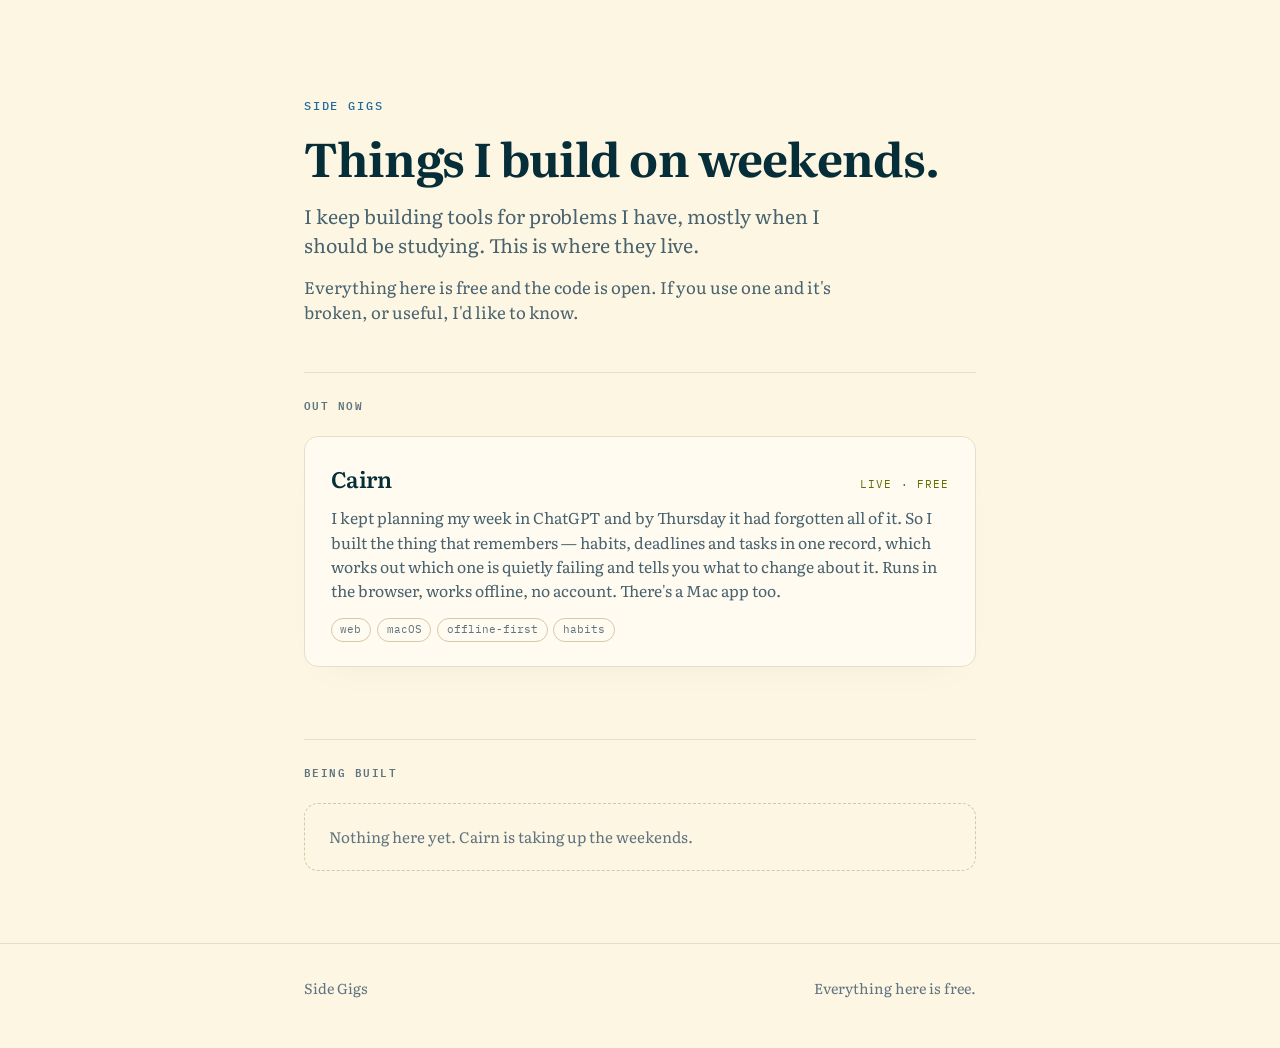
<file: index.html>
<!doctype html>
<html lang="en">
<head>
<meta charset="utf-8">
<meta name="viewport" content="width=device-width, initial-scale=1">
<title>Side Gigs — things I build on weekends</title>
<meta name="description" content="Things I build on weekends.">
<meta property="og:title" content="Side Gigs">
<meta property="og:description" content="Things I build on weekends.">
<meta name="theme-color" content="#FDF6E3" media="(prefers-color-scheme: light)">
<meta name="theme-color" content="#002B36" media="(prefers-color-scheme: dark)">
<link rel="icon" href="data:image/svg+xml,<svg xmlns='http://www.w3.org/2000/svg' viewBox='0 0 32 32'><rect width='32' height='32' rx='7' fill='%23FDF6E3'/><circle cx='16' cy='16' r='7' fill='none' stroke='%231F6A9E' stroke-width='3'/></svg>">
<link rel="preconnect" href="https://fonts.googleapis.com">
<link rel="preconnect" href="https://fonts.gstatic.com" crossorigin>
<link rel="stylesheet" href="https://fonts.googleapis.com/css2?family=IBM+Plex+Mono:wght@400;500;600&family=Literata:opsz,wght@7..72,400;7..72,500;7..72,600;7..72,700&display=swap">
<style>
  /* Same system as the projects themselves: Solarized paper, inks derived to
     clear their WCAG ratios, Literata for prose and Plex Mono for machinery.
     Different accent so this reads as the shelf, not one of the things on it. */
  :root{
    --paper:#FDF6E3; --card:#FFFBF0; --rule:#E5DEC9; --rule-2:#D3C9A8;
    --ink:#062E38; --text:#48626E; --dim:#5F7480;
    --accent:#1F6A9E; --accent-lit:#268BD2; --good:#5F6E00;
    --shadow:rgba(150,138,108,.20);
  }
  @media (prefers-color-scheme:dark){:root:not([data-theme="light"]){
    --paper:#002B36; --card:#073642; --rule:#0D4655; --rule-2:#165F73;
    --ink:#F2ECDA; --text:#A7B4B4; --dim:#8A9A9C;
    --accent:#54AEE8; --accent-lit:#268BD2; --good:#A6BC1F;
    --shadow:rgba(0,0,0,.4);
  }}
  :root[data-theme="dark"]{
    --paper:#002B36; --card:#073642; --rule:#0D4655; --rule-2:#165F73;
    --ink:#F2ECDA; --text:#A7B4B4; --dim:#8A9A9C;
    --accent:#54AEE8; --accent-lit:#268BD2; --good:#A6BC1F;
    --shadow:rgba(0,0,0,.4);
  }

  *,*::before,*::after{box-sizing:border-box}
  body{margin:0;background:var(--paper);color:var(--text);
    font-family:Literata,Georgia,"Times New Roman",serif;font-size:1.09rem;line-height:1.62;
    font-optical-sizing:auto;-webkit-font-smoothing:antialiased}
  .wrap{max-width:46rem;margin:0 auto;padding:0 clamp(1.15rem,5vw,2rem)}
  h1,h2,h3{color:var(--ink);margin:0;letter-spacing:-.018em;text-wrap:balance}
  p{margin:0}
  a{color:var(--accent);text-underline-offset:3px;text-decoration-thickness:1px}
  a:focus-visible{outline:2px solid var(--accent);outline-offset:3px;border-radius:4px}
  .mono{font-family:"IBM Plex Mono",ui-monospace,Menlo,monospace}

  header{padding:clamp(3.5rem,10vw,6rem) 0 clamp(2rem,5vw,3rem)}
  .eyebrow{font-family:"IBM Plex Mono",monospace;font-size:.76rem;font-weight:500;
    letter-spacing:.15em;text-transform:uppercase;color:var(--accent);margin-bottom:1rem}
  h1{font-size:clamp(2rem,6vw,2.9rem);line-height:1.08;font-weight:700}
  .intro{margin-top:1.2rem;font-size:1.22rem;line-height:1.5;max-width:34rem}
  .intro b{color:var(--ink);font-weight:600}

  section{padding:0 0 clamp(3rem,7vw,4.5rem)}
  .label{font-family:"IBM Plex Mono",monospace;font-size:.7rem;font-weight:600;
    letter-spacing:.13em;text-transform:uppercase;color:var(--dim);
    padding-top:1.4rem;border-top:1px solid var(--rule);display:block;margin-bottom:1.4rem}

  .project{display:block;text-decoration:none;color:inherit;
    background:var(--card);border:1px solid var(--rule);border-radius:14px;
    padding:1.5rem 1.6rem;box-shadow:0 16px 34px -28px var(--shadow);
    transition:border-color .15s ease, transform .15s ease}
  .project:hover{border-color:var(--accent-lit);transform:translateY(-2px)}
  @media (prefers-reduced-motion:reduce){.project{transition:none}.project:hover{transform:none}}
  .project + .project{margin-top:1rem}
  .p-top{display:flex;align-items:baseline;justify-content:space-between;gap:1rem;flex-wrap:wrap}
  .project h2{font-size:1.4rem;font-weight:600}
  .status{font-family:"IBM Plex Mono",monospace;font-size:.7rem;letter-spacing:.1em;
    text-transform:uppercase;color:var(--good)}
  .status.wip{color:var(--dim)}
  .project p{margin-top:.55rem;font-size:.98rem;line-height:1.55}
  .tags{margin-top:.9rem;display:flex;flex-wrap:wrap;gap:.35rem}
  .tag{font-family:"IBM Plex Mono",monospace;font-size:.68rem;color:var(--dim);
    border:1px solid var(--rule-2);border-radius:99px;padding:.15rem .55rem}

  .soon{border:1px dashed var(--rule-2);border-radius:14px;padding:1.3rem 1.5rem;
    color:var(--dim);font-size:.95rem}

  footer{border-top:1px solid var(--rule);padding:2rem 0 3rem;font-size:.9rem;color:var(--dim)}
  .foot-in{display:flex;flex-wrap:wrap;gap:.5rem 1.5rem;justify-content:space-between}
</style>
</head>
<body>

<div class="wrap">
  <header>
    <p class="eyebrow">Side Gigs</p>
    <h1>Things I build on weekends.</h1>
    <p class="intro">I keep building tools for problems I have, mostly when I should be studying. This is where they live.</p>
    <p class="intro" style="font-size:1.05rem;margin-top:.9rem">Everything here is free and the code is open. If you use one and it's broken, or useful, I'd like to know.</p>
  </header>

  <section>
    <span class="label">Out now</span>

    <a class="project" href="https://sidegigsdev.github.io/cairn/">
      <div class="p-top">
        <h2>Cairn</h2>
        <span class="status">Live · free</span>
      </div>
      <p>I kept planning my week in ChatGPT and by Thursday it had forgotten all of it. So I built the thing that remembers — habits, deadlines and tasks in one record, which works out which one is quietly failing and tells you what to change about it. Runs in the browser, works offline, no account. There's a Mac app too.</p>
      <div class="tags">
        <span class="tag">web</span><span class="tag">macOS</span>
        <span class="tag">offline-first</span><span class="tag">habits</span>
      </div>
    </a>
  </section>

  <section>
    <span class="label">Being built</span>
    <div class="soon">Nothing here yet. Cairn is taking up the weekends.</div>
  </section>
</div>

<footer>
  <div class="wrap foot-in">
    <span>Side Gigs</span>
    <span>Everything here is free.</span>
  </div>
</footer>
<script>
// Page analytics. Loads only once a real beacon token is set, so the site
// isn't shipping a dead script tag in the meantime.
(function () {
  var token = "REPLACE_WITH_CLOUDFLARE_TOKEN";
  if (token.indexOf("REPLACE_") === 0) return;
  var s = document.createElement("script");
  s.defer = true;
  s.src = "https://static.cloudflareinsights.com/beacon.min.js";
  s.setAttribute("data-cf-beacon", JSON.stringify({ token: token }));
  document.head.appendChild(s);
})();
</script>
</body>
</html>
</file>
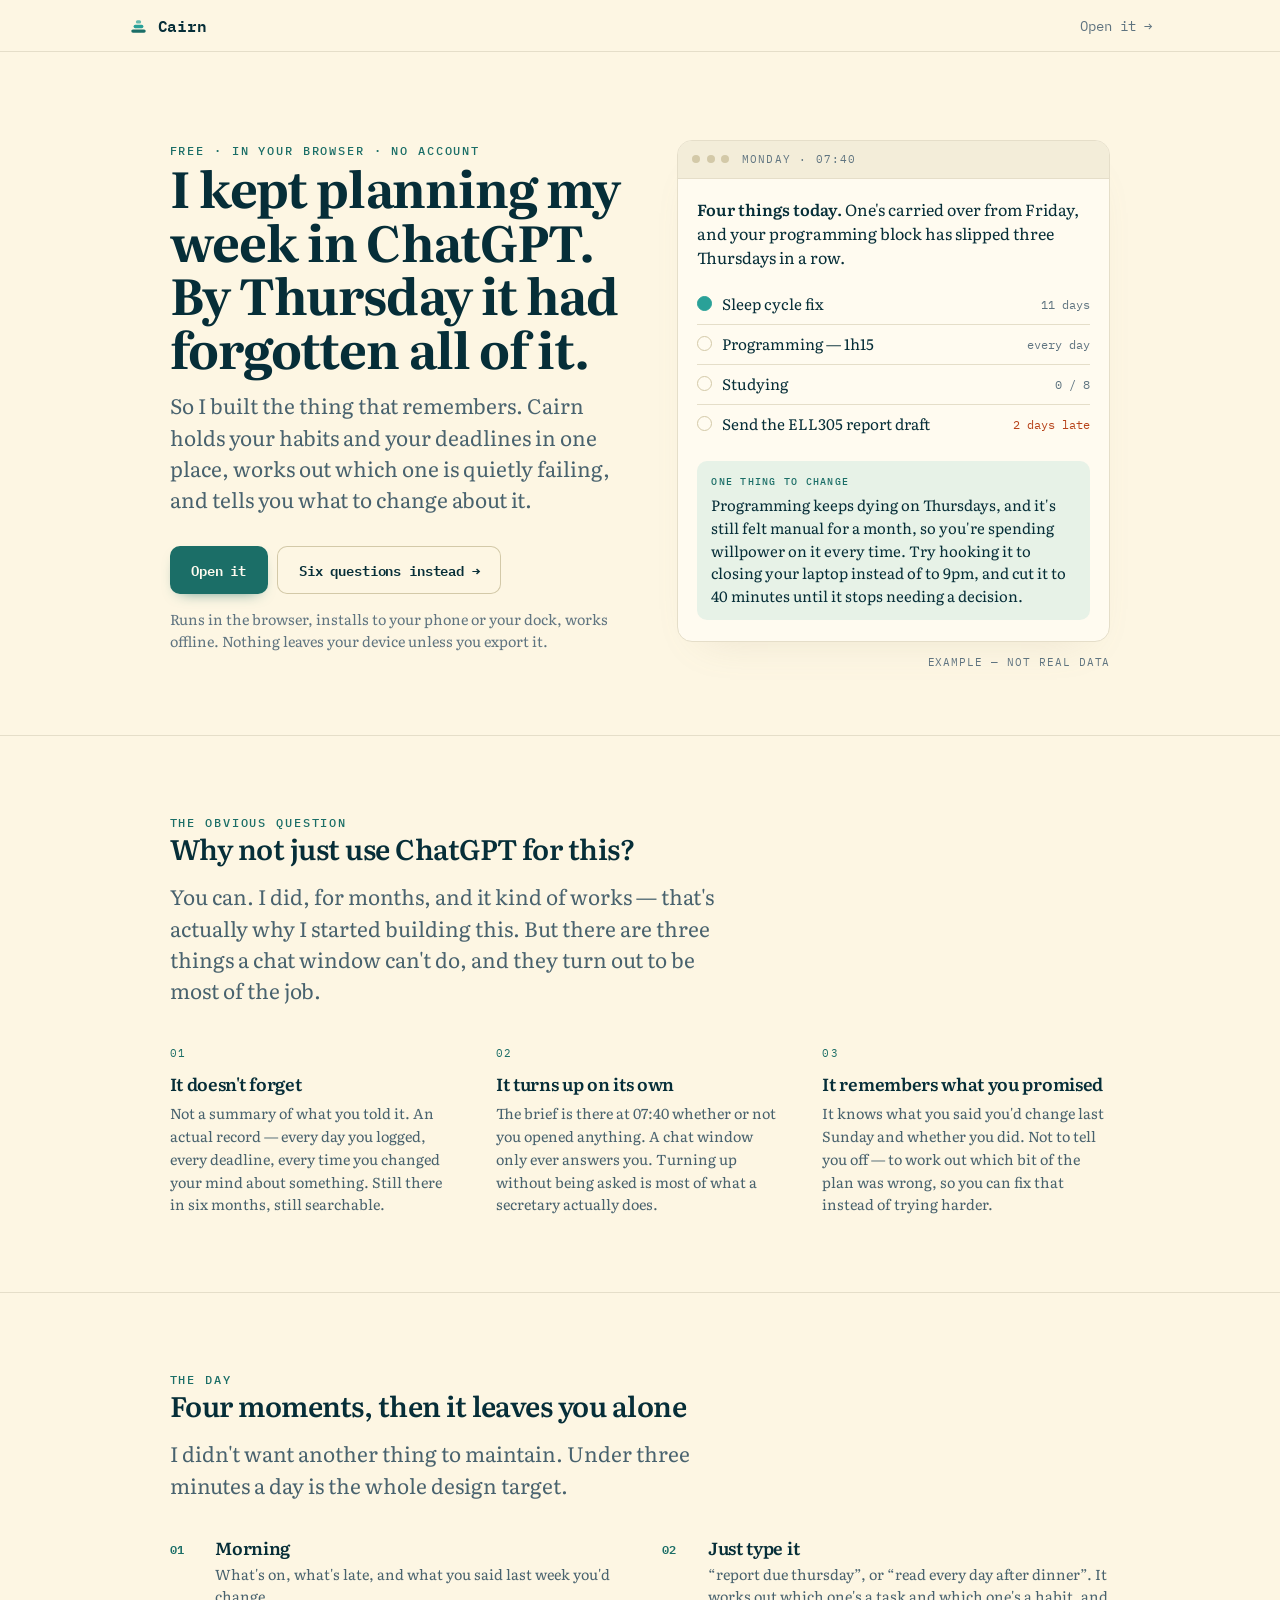
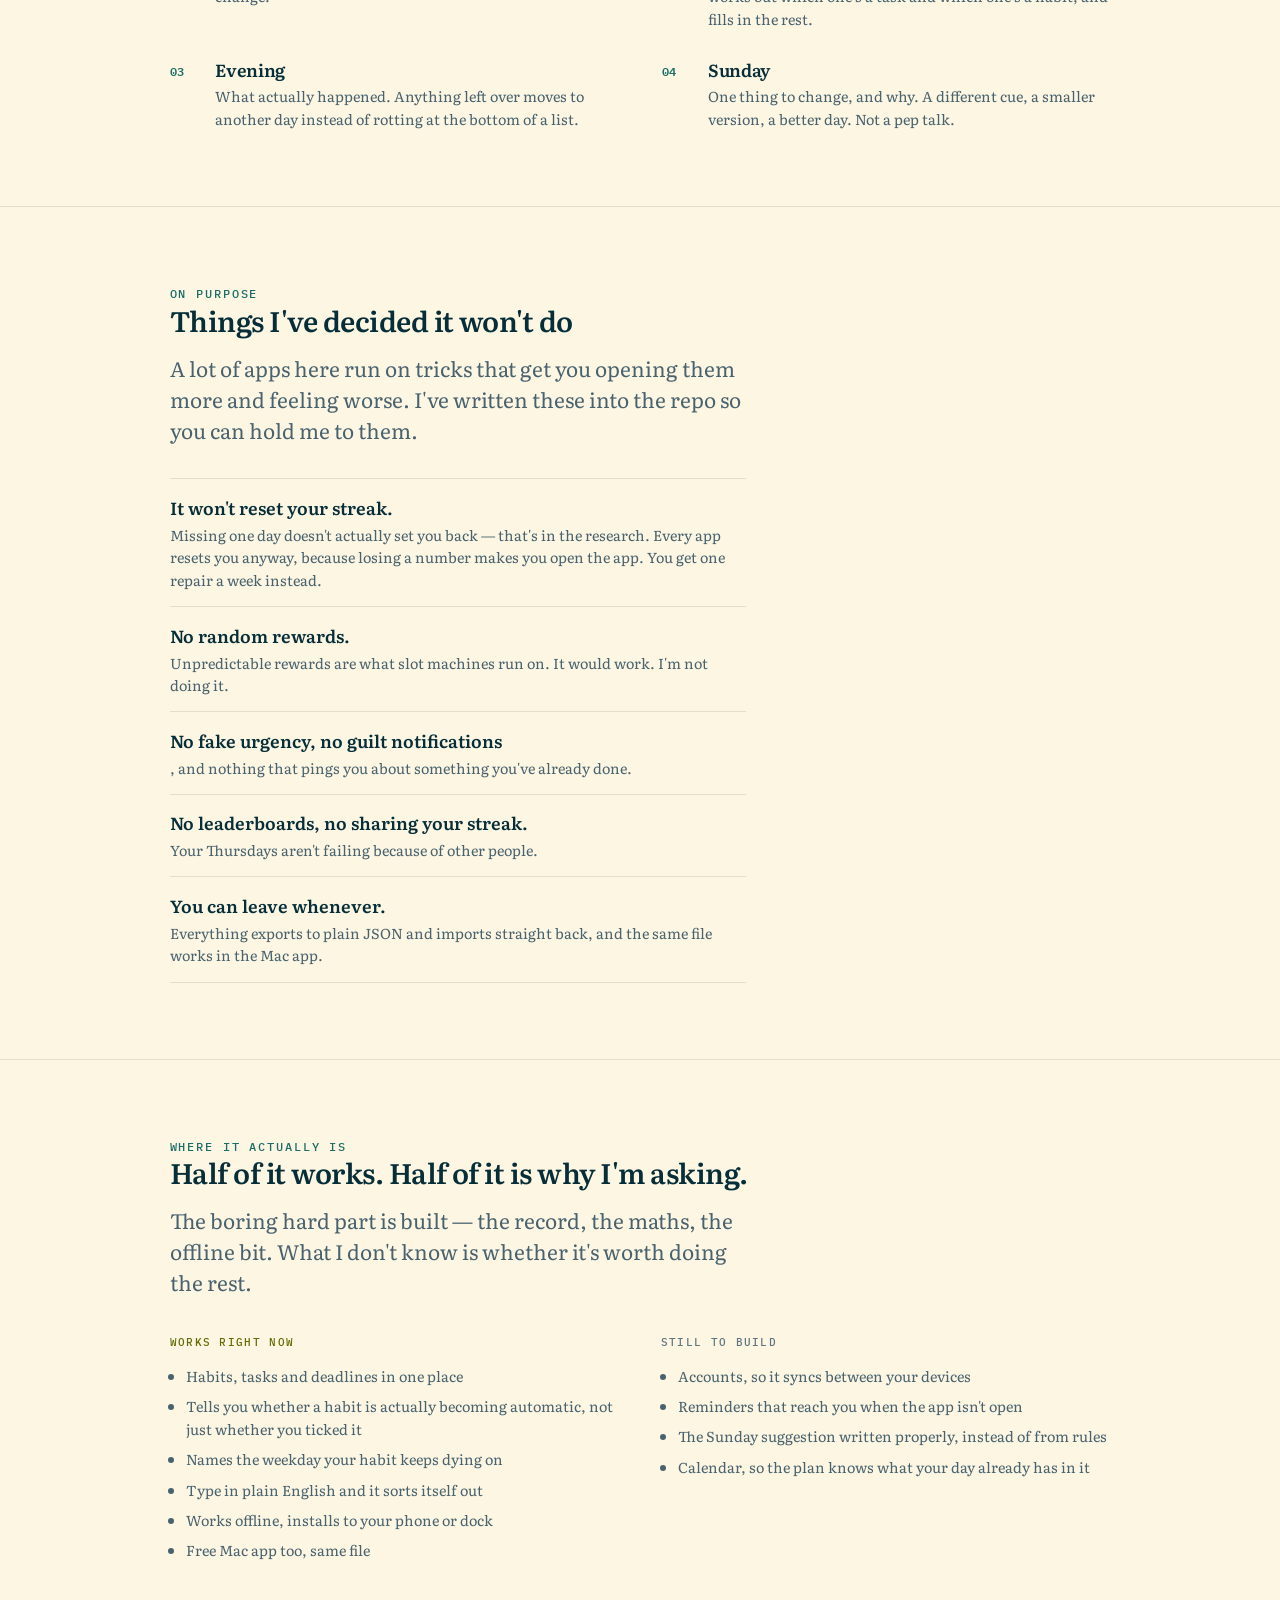
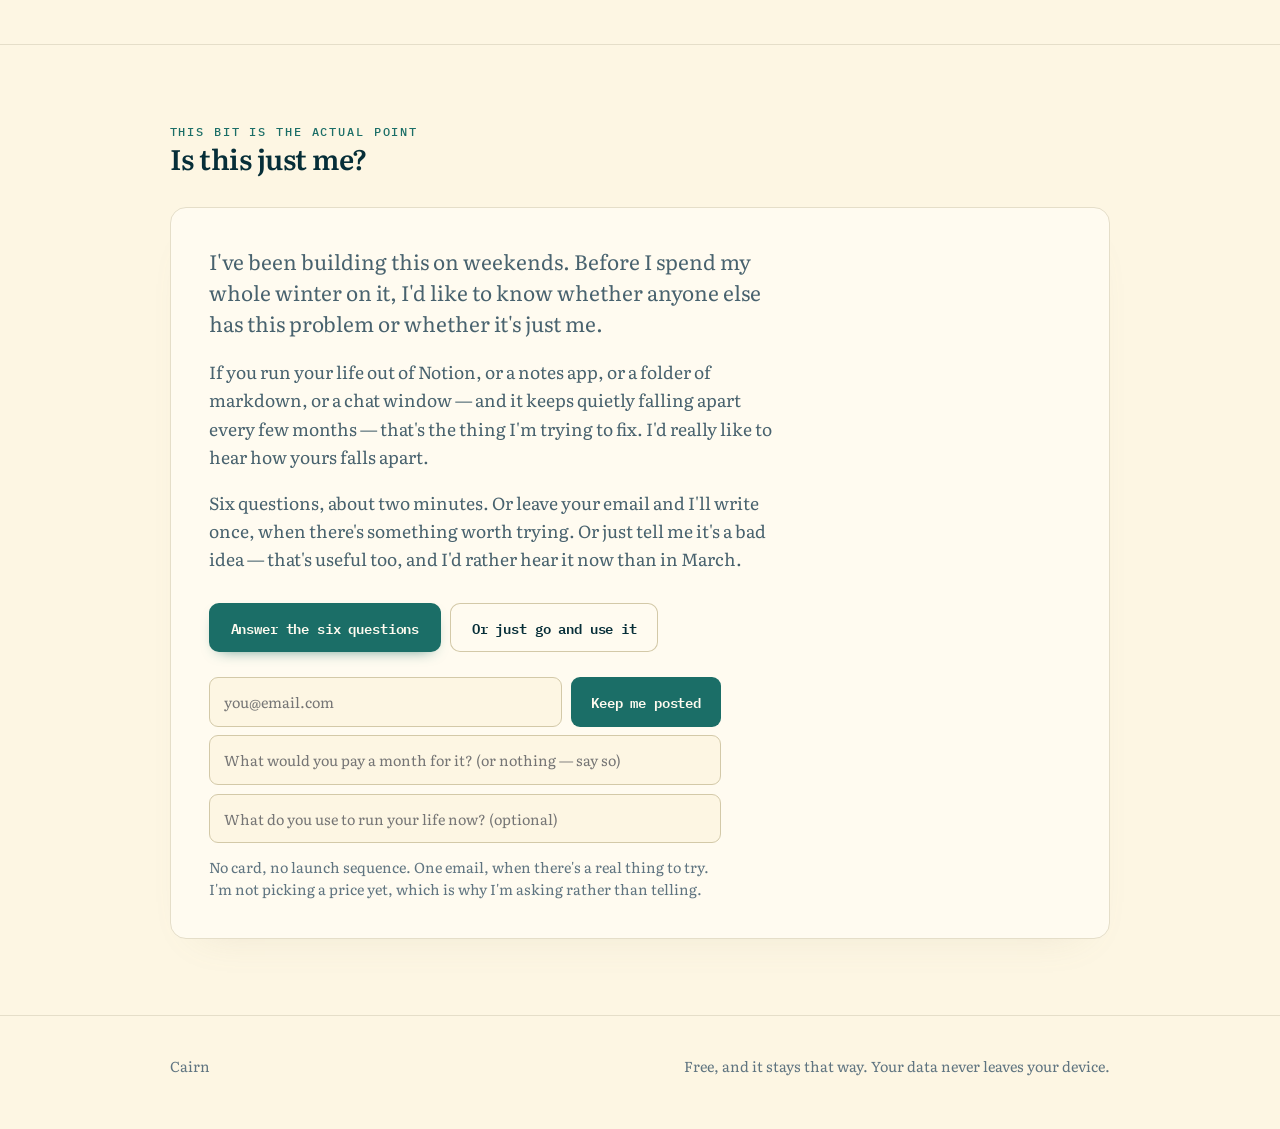
<file: cairn/index.html>
<!doctype html>
<html lang="en">
<head>
<meta charset="utf-8">
<meta name="viewport" content="width=device-width, initial-scale=1">
<title>Cairn — the secretary that remembers</title>
<meta name="description" content="I kept planning my week in ChatGPT and by Thursday it had forgotten all of it. So I built the thing that remembers.">
<meta property="og:title" content="Cairn — the secretary that remembers">
<meta property="og:description" content="I kept planning my week in ChatGPT and by Thursday it had forgotten all of it. So I built the thing that remembers.">
<meta property="og:type" content="website">
<meta name="theme-color" content="#FDF6E3" media="(prefers-color-scheme: light)">
<meta name="theme-color" content="#002B36" media="(prefers-color-scheme: dark)">
<link rel="icon" href="data:image/svg+xml,<svg xmlns='http://www.w3.org/2000/svg' viewBox='0 0 32 32'><rect width='32' height='32' rx='7' fill='%23FDF6E3'/><rect x='6' y='22' width='20' height='5' rx='2.5' fill='%231B6E67'/><rect x='9' y='15' width='14' height='5' rx='2.5' fill='%231F7A73'/><rect x='12' y='8' width='8' height='5' rx='2.5' fill='%232AA198'/></svg>">
<link rel="preconnect" href="https://fonts.googleapis.com">
<link rel="preconnect" href="https://fonts.gstatic.com" crossorigin>
<link rel="stylesheet" href="https://fonts.googleapis.com/css2?family=IBM+Plex+Mono:wght@400;500;600&family=Literata:opsz,wght@7..72,400;7..72,500;7..72,600;7..72,700&display=swap">

<style>
  /* ------------------------------------------------------------------
     COLOUR — Solarized. Schoonover built it around fixed CIELAB
     relationships between its members, which is why the accents sit
     together without one jumping out. The inks below aren't picked by
     eye: each is the softest value that still clears its WCAG ratio on
     this paper — 7:1 for body text, 4.6:1 for secondary, 4.5:1 for the
     accent when it's used as text. Same derivation as the Mac app.

     TYPE — Literata for anything you read. TypeTogether drew it for
     Google Play Books off screen-reading research, and it has a real
     optical-size axis, so the small sizes aren't the big ones shrunk.
     IBM Plex Mono for labels, counts and anything that changes.
     One rule: prose is Literata, machinery is Plex Mono.
     ------------------------------------------------------------------ */
  :root {
    --paper:#FDF6E3; --card:#FFFBF0; --sunk:#F3EDD9;
    --rule:#E5DEC9; --rule-2:#D3C9A8;
    --ink:#062E38; --text:#48626E; --dim:#5F7480;
    --accent:#1B6E67; --accent-lit:#2AA198;
    --warn:#B7431A; --good:#5F6E00;
    --shadow:rgba(150,138,108,.20);

    --measure:36rem;
    --f-xs:.78rem; --f-sm:.9rem; --f-base:1.09rem; --f-lg:1.3rem;
    --f-xl:1.75rem; --f-3xl:3.1rem;
  }
  @media (prefers-color-scheme:dark){:root:not([data-theme="light"]){
    --paper:#002B36; --card:#073642; --sunk:#05303C;
    --rule:#0D4655; --rule-2:#165F73;
    --ink:#F2ECDA; --text:#A7B4B4; --dim:#8A9A9C;
    --accent:#49C2B8; --accent-lit:#2AA198;
    --warn:#E8743C; --good:#A6BC1F;
    --shadow:rgba(0,0,0,.4);
  }}
  :root[data-theme="dark"]{
    --paper:#002B36; --card:#073642; --sunk:#05303C;
    --rule:#0D4655; --rule-2:#165F73;
    --ink:#F2ECDA; --text:#A7B4B4; --dim:#8A9A9C;
    --accent:#49C2B8; --accent-lit:#2AA198;
    --warn:#E8743C; --good:#A6BC1F;
    --shadow:rgba(0,0,0,.4);
  }

  *,*::before,*::after{box-sizing:border-box}
  html{scroll-behavior:smooth}
  @media (prefers-reduced-motion:reduce){html{scroll-behavior:auto}}

  body{
    margin:0; background:var(--paper); color:var(--text);
    font-family:Literata,Georgia,"Times New Roman",serif;
    font-size:var(--f-base); line-height:1.62;
    font-optical-sizing:auto; -webkit-font-smoothing:antialiased;
  }
  .wrap{max-width:64rem;margin:0 auto;padding:0 clamp(1.15rem,4.5vw,2.6rem)}

  h1,h2,h3{color:var(--ink);margin:0;text-wrap:balance;letter-spacing:-.018em}
  h1{font-size:clamp(1.95rem,4.6vw,var(--f-3xl));line-height:1.08;font-weight:700;max-width:17ch}
  h2{font-size:clamp(1.5rem,3.2vw,var(--f-xl));line-height:1.18;font-weight:600}
  h3{font-size:var(--f-base);font-weight:600;line-height:1.35}
  p{margin:0}
  a{color:var(--accent);text-underline-offset:3px;text-decoration-thickness:1px}
  a:focus-visible,button:focus-visible,input:focus-visible,select:focus-visible{
    outline:2px solid var(--accent);outline-offset:3px;border-radius:4px}

  .mono{font-family:"IBM Plex Mono",ui-monospace,Menlo,monospace}
  .eyebrow{font-family:"IBM Plex Mono",ui-monospace,monospace;
    font-size:var(--f-xs);font-weight:500;letter-spacing:.15em;
    text-transform:uppercase;color:var(--accent);margin:0}
  .lede{font-size:var(--f-lg);line-height:1.5;margin-top:1rem;max-width:var(--measure)}
  .lede b,strong{color:var(--ink);font-weight:600}

  nav{border-bottom:1px solid var(--rule);position:sticky;top:0;z-index:10;
      background:color-mix(in srgb,var(--paper) 93%,transparent);
      backdrop-filter:saturate(150%) blur(10px)}
  .nav-in{display:flex;align-items:center;justify-content:space-between;gap:1rem;padding:.8rem 0}
  .brand{display:flex;align-items:center;gap:.55rem;font-family:"IBM Plex Mono",monospace;
         font-weight:600;font-size:.98rem;color:var(--ink);text-decoration:none;letter-spacing:-.02em}
  .nav-link{font-family:"IBM Plex Mono",monospace;font-size:var(--f-sm);
            text-decoration:none;color:var(--dim)}
  .nav-link:hover{color:var(--ink)}

  header.hero{padding:clamp(3rem,8vw,5.5rem) 0 clamp(2.5rem,6vw,4rem)}
  .hero-grid{display:grid;gap:clamp(2.2rem,5vw,3.5rem);align-items:start}
  @media (min-width:920px){.hero-grid{grid-template-columns:1.02fr .98fr}}

  .cta-row{display:flex;flex-wrap:wrap;gap:.6rem;margin-top:1.9rem}
  .cta{font-family:"IBM Plex Mono",monospace;font-weight:600;font-size:var(--f-sm);
       padding:.8rem 1.35rem;border-radius:10px;background:var(--accent);color:#FFFBF0;
       text-decoration:none;letter-spacing:-.01em;display:inline-block;
       box-shadow:0 6px 16px -10px var(--accent)}
  .cta:hover{filter:brightness(1.09)}
  .cta.ghost{background:transparent;color:var(--ink);box-shadow:inset 0 0 0 1px var(--rule-2)}
  .small-print{font-size:var(--f-sm);color:var(--dim);margin-top:.85rem;line-height:1.5}

  .brief{background:var(--card);border:1px solid var(--rule);border-radius:15px;
         box-shadow:0 20px 42px -26px var(--shadow);overflow:hidden}
  .brief-bar{display:flex;align-items:center;gap:.4rem;padding:.6rem .9rem;
             border-bottom:1px solid var(--rule);background:var(--sunk)}
  .dot{width:8px;height:8px;border-radius:50%;background:var(--rule-2)}
  .brief-title{font-family:"IBM Plex Mono",monospace;font-size:.68rem;letter-spacing:.11em;
               text-transform:uppercase;color:var(--dim);margin-left:.4rem}
  .brief-body{padding:1.15rem 1.2rem 1.3rem}
  .brief-lead{color:var(--ink);font-size:1rem;line-height:1.5;margin-bottom:1rem}
  .line{display:flex;align-items:flex-start;gap:.65rem;padding:.45rem 0;
        border-top:1px solid var(--rule);font-size:.95rem}
  .line:first-of-type{border-top:0}
  .tick{width:15px;height:15px;border-radius:50%;border:1.8px solid var(--rule-2);
        flex:0 0 auto;margin-top:.24rem}
  .tick.on{background:var(--accent-lit);border-color:var(--accent-lit)}
  .line .what{color:var(--ink);flex:1}
  .line .when{font-family:"IBM Plex Mono",monospace;font-size:.73rem;color:var(--dim);
              white-space:nowrap;margin-top:.22rem;font-variant-numeric:tabular-nums}
  .line .when.late{color:var(--warn)}
  .brief-note{margin-top:1.05rem;padding:.8rem .9rem;border-radius:10px;
              background:color-mix(in srgb,var(--accent-lit) 11%,transparent);
              font-size:.93rem;line-height:1.52;color:var(--ink)}
  .brief-note .mono{font-size:.65rem;letter-spacing:.12em;text-transform:uppercase;
                    color:var(--accent);display:block;margin-bottom:.3rem;font-weight:500}
  .mock-tag{font-family:"IBM Plex Mono",monospace;font-size:.66rem;letter-spacing:.09em;
            text-transform:uppercase;color:var(--dim);margin-top:.75rem;text-align:right}

  section{padding:clamp(3rem,6.5vw,4.75rem) 0;border-top:1px solid var(--rule)}

  .three{display:grid;gap:1.9rem;margin-top:2.4rem}
  @media (min-width:840px){.three{grid-template-columns:repeat(3,1fr);gap:2.4rem}}
  .three h3{margin-bottom:.45rem}
  .three p{font-size:var(--f-sm);line-height:1.58}
  .three .n{font-family:"IBM Plex Mono",monospace;font-size:.68rem;letter-spacing:.12em;
            color:var(--accent);display:block;margin-bottom:.6rem}

  .steps{margin-top:2.2rem;display:grid;gap:1.5rem}
  @media (min-width:760px){.steps{grid-template-columns:repeat(2,1fr);gap:1.7rem 2.8rem}}
  .step{display:grid;grid-template-columns:1.85rem 1fr;gap:0 1rem;align-items:start}
  .step .n{font-family:"IBM Plex Mono",monospace;font-size:.75rem;font-weight:600;
           color:var(--accent);padding-top:.22rem;font-variant-numeric:tabular-nums}
  .step p{font-size:var(--f-sm);line-height:1.58;margin-top:.2rem}

  .refuse{margin:2rem 0 0;padding:0;list-style:none;max-width:var(--measure)}
  .refuse li{padding:.9rem 0;border-bottom:1px solid var(--rule);font-size:var(--f-sm);line-height:1.58}
  .refuse li:first-child{border-top:1px solid var(--rule)}
  .refuse b{color:var(--ink);font-weight:600;display:block;margin-bottom:.15rem;font-size:var(--f-base)}

  .split{display:grid;gap:1.8rem;margin-top:2.2rem}
  @media (min-width:760px){.split{grid-template-columns:1fr 1fr;gap:2.6rem}}
  .split .mono{font-size:.68rem;letter-spacing:.12em;text-transform:uppercase;
               display:block;margin-bottom:.8rem;font-weight:500}
  .split ul{margin:0;padding-left:1.05rem;font-size:var(--f-sm);line-height:1.6}
  .split li{margin-bottom:.45rem}
  .live .mono{color:var(--good)} .soon .mono{color:var(--dim)}

  .ask{background:var(--card);border:1px solid var(--rule);border-radius:16px;
       padding:clamp(1.5rem,4vw,2.4rem);margin-top:2rem;
       box-shadow:0 20px 42px -30px var(--shadow)}
  .ask p{max-width:var(--measure)}
  .signup{margin-top:1.6rem;max-width:32rem}
  .field-row{display:flex;flex-wrap:wrap;gap:.55rem}
  input[type=email],select,input[type=text]{
    font:inherit;font-family:Literata,Georgia,serif;font-size:var(--f-sm);
    padding:.75rem .85rem;border-radius:9px;
    border:1px solid var(--rule-2);background:var(--paper);color:var(--ink);min-width:0}
  input[type=email]{flex:1 1 14rem}
  select,input[type=text]{width:100%;margin-top:.55rem}
  button{font:inherit;font-family:"IBM Plex Mono",monospace;font-weight:600;font-size:var(--f-sm);
    padding:.75rem 1.25rem;border-radius:9px;border:0;cursor:pointer;
    background:var(--accent);color:#FFFBF0;letter-spacing:-.01em}
  button:hover{filter:brightness(1.09)}
  .status{margin-top:.85rem;font-size:var(--f-sm);color:var(--good);display:none}
  .status.err{color:var(--warn)}
  .status.show{display:block}

  footer{border-top:1px solid var(--rule);padding:2.4rem 0 3.2rem;
         font-size:var(--f-sm);color:var(--dim)}
  .foot-in{display:flex;flex-wrap:wrap;gap:.6rem 1.6rem;justify-content:space-between}
</style>
</head>
<body>

<nav>
  <div class="wrap nav-in">
    <a class="brand" href="#top">
      <svg width="21" height="21" viewBox="0 0 32 32" aria-hidden="true">
        <rect x="5" y="22" width="22" height="5" rx="2.5" fill="var(--accent)"></rect>
        <rect x="8.5" y="15" width="15" height="5" rx="2.5" fill="var(--accent-lit)"></rect>
        <rect x="12" y="8" width="8" height="5" rx="2.5" fill="var(--accent-lit)" opacity=".72"></rect>
      </svg>
      Cairn
    </a>
    <a class="nav-link" href="app/">Open it →</a>
  </div>
</nav>

<header class="hero" id="top">
  <div class="wrap hero-grid">
    <div>
      <p class="eyebrow">Free · in your browser · no account</p>
      <h1>I kept planning my week in ChatGPT. By Thursday it had forgotten all of it.</h1>
      <p class="lede">So I built the thing that remembers. Cairn holds your habits and your deadlines in one place, works out which one is quietly failing, and tells you what to change about it.</p>

      <div class="cta-row">
        <a class="cta" href="app/">Open it</a>
        <a class="cta ghost" href="survey/">Six questions instead →</a>
      </div>
      <p class="small-print">Runs in the browser, installs to your phone or your dock, works offline. Nothing leaves your device unless you export it.</p>
    </div>

    <div>
      <div class="brief">
        <div class="brief-bar">
          <span class="dot"></span><span class="dot"></span><span class="dot"></span>
          <span class="brief-title">Monday · 07:40</span>
        </div>
        <div class="brief-body">
          <p class="brief-lead"><strong>Four things today.</strong> One's carried over from Friday, and your programming block has slipped three Thursdays in a row.</p>

          <div class="line"><span class="tick on"></span><span class="what">Sleep cycle fix</span><span class="when">11 days</span></div>
          <div class="line"><span class="tick"></span><span class="what">Programming — 1h15</span><span class="when">every day</span></div>
          <div class="line"><span class="tick"></span><span class="what">Studying</span><span class="when">0 / 8</span></div>
          <div class="line"><span class="tick"></span><span class="what">Send the ELL305 report draft</span><span class="when late">2 days late</span></div>

          <div class="brief-note">
            <span class="mono">One thing to change</span>
            Programming keeps dying on Thursdays, and it's still felt manual for a month, so you're spending willpower on it every time. Try hooking it to closing your laptop instead of to 9pm, and cut it to 40 minutes until it stops needing a decision.
          </div>
        </div>
      </div>
      <p class="mock-tag">Example — not real data</p>
    </div>
  </div>
</header>

<section id="why">
  <div class="wrap">
    <p class="eyebrow">The obvious question</p>
    <h2>Why not just use ChatGPT for this?</h2>
    <p class="lede">You can. I did, for months, and it kind of works — that's actually why I started building this. But there are three things a chat window can't do, and they turn out to be most of the job.</p>

    <div class="three">
      <div>
        <span class="n">01</span>
        <h3>It doesn't forget</h3>
        <p>Not a summary of what you told it. An actual record — every day you logged, every deadline, every time you changed your mind about something. Still there in six months, still searchable.</p>
      </div>
      <div>
        <span class="n">02</span>
        <h3>It turns up on its own</h3>
        <p>The brief is there at 07:40 whether or not you opened anything. A chat window only ever answers you. Turning up without being asked is most of what a secretary actually does.</p>
      </div>
      <div>
        <span class="n">03</span>
        <h3>It remembers what you promised</h3>
        <p>It knows what you said you'd change last Sunday and whether you did. Not to tell you off — to work out which bit of the plan was wrong, so you can fix that instead of trying harder.</p>
      </div>
    </div>
  </div>
</section>

<section id="day">
  <div class="wrap">
    <p class="eyebrow">The day</p>
    <h2>Four moments, then it leaves you alone</h2>
    <p class="lede">I didn't want another thing to maintain. Under three minutes a day is the whole design target.</p>

    <div class="steps">
      <div class="step"><span class="n">01</span>
        <div><h3>Morning</h3><p>What's on, what's late, and what you said last week you'd change.</p></div>
      </div>
      <div class="step"><span class="n">02</span>
        <div><h3>Just type it</h3><p>“report due thursday”, or “read every day after dinner”. It works out which one's a task and which one's a habit, and fills in the rest.</p></div>
      </div>
      <div class="step"><span class="n">03</span>
        <div><h3>Evening</h3><p>What actually happened. Anything left over moves to another day instead of rotting at the bottom of a list.</p></div>
      </div>
      <div class="step"><span class="n">04</span>
        <div><h3>Sunday</h3><p>One thing to change, and why. A different cue, a smaller version, a better day. Not a pep talk.</p></div>
      </div>
    </div>
  </div>
</section>

<section id="wont">
  <div class="wrap">
    <p class="eyebrow">On purpose</p>
    <h2>Things I've decided it won't do</h2>
    <p class="lede">A lot of apps here run on tricks that get you opening them more and feeling worse. I've written these into the repo so you can hold me to them.</p>

    <ul class="refuse">
      <li><b>It won't reset your streak.</b> Missing one day doesn't actually set you back — that's in the research. Every app resets you anyway, because losing a number makes you open the app. You get one repair a week instead.</li>
      <li><b>No random rewards.</b> Unpredictable rewards are what slot machines run on. It would work. I'm not doing it.</li>
      <li><b>No fake urgency, no guilt notifications</b>, and nothing that pings you about something you've already done.</li>
      <li><b>No leaderboards, no sharing your streak.</b> Your Thursdays aren't failing because of other people.</li>
      <li><b>You can leave whenever.</b> Everything exports to plain JSON and imports straight back, and the same file works in the Mac app.</li>
    </ul>
  </div>
</section>

<section id="where">
  <div class="wrap">
    <p class="eyebrow">Where it actually is</p>
    <h2>Half of it works. Half of it is why I'm asking.</h2>
    <p class="lede">The boring hard part is built — the record, the maths, the offline bit. What I don't know is whether it's worth doing the rest.</p>

    <div class="split">
      <div class="live">
        <span class="mono">Works right now</span>
        <ul>
          <li>Habits, tasks and deadlines in one place</li>
          <li>Tells you whether a habit is actually becoming automatic, not just whether you ticked it</li>
          <li>Names the weekday your habit keeps dying on</li>
          <li>Type in plain English and it sorts itself out</li>
          <li>Works offline, installs to your phone or dock</li>
          <li>Free Mac app too, same file</li>
        </ul>
      </div>
      <div class="soon">
        <span class="mono">Still to build</span>
        <ul>
          <li>Accounts, so it syncs between your devices</li>
          <li>Reminders that reach you when the app isn't open</li>
          <li>The Sunday suggestion written properly, instead of from rules</li>
          <li>Calendar, so the plan knows what your day already has in it</li>
        </ul>
      </div>
    </div>
  </div>
</section>

<section id="ask">
  <div class="wrap">
    <p class="eyebrow">This bit is the actual point</p>
    <h2>Is this just me?</h2>

    <div class="ask">
      <p class="lede" style="margin-top:0">I've been building this on weekends. Before I spend my whole winter on it, I'd like to know whether anyone else has this problem or whether it's just me.</p>
      <p style="margin-top:1.1rem">If you run your life out of Notion, or a notes app, or a folder of markdown, or a chat window — and it keeps quietly falling apart every few months — that's the thing I'm trying to fix. I'd really like to hear how yours falls apart.</p>
      <p style="margin-top:1.1rem">Six questions, about two minutes. Or leave your email and I'll write once, when there's something worth trying. Or just tell me it's a bad idea — that's useful too, and I'd rather hear it now than in March.</p>

      <div class="cta-row">
        <a class="cta" href="survey/">Answer the six questions</a>
        <a class="cta ghost" href="app/">Or just go and use it</a>
      </div>

      <form class="signup" id="reserve-form">
        <div class="field-row">
          <input type="email" name="email" required placeholder="you@email.com" aria-label="Email address">
          <button type="submit">Keep me posted</button>
        </div>
        <input type="text" name="would_pay"
               placeholder="What would you pay a month for it? (or nothing — say so)"
               aria-label="What would you pay a month">
        <input type="text" name="current_system" placeholder="What do you use to run your life now? (optional)" aria-label="What do you use now">
        <p class="small-print">No card, no launch sequence. One email, when there's a real thing to try. I'm not picking a price yet, which is why I'm asking rather than telling.</p>
        <p class="status" id="status" role="status"></p>
      </form>
    </div>
  </div>
</section>

<footer>
  <div class="wrap foot-in">
    <span>Cairn</span>
    <span>Free, and it stays that way. Your data never leaves your device.</span>
  </div>
</footer>

<script>
const FORM_ENDPOINT = "https://formspree.io/f/mbgjzrdd";


function wire(formId, statusId) {
  const form = document.getElementById(formId);
  const status = document.getElementById(statusId);
  if (!form) return;

  form.addEventListener("submit", async (event) => {
    event.preventDefault();
    const data = new FormData(form);
    const email = (data.get("email") || "").toString().trim();

    const say = (message, isError) => {
      status.textContent = message;
      status.classList.toggle("err", !!isError);
      status.classList.add("show");
    };

    try {
      const response = await fetch(FORM_ENDPOINT, {
        method: "POST", headers: { Accept: "application/json" }, body: data,
      });
      if (!response.ok) throw new Error(String(response.status));
      form.reset();
      say("Got it. I'll write once, when there's something real to try.");
    } catch {
      say("That didn't send — something on my end. Try again in a moment?", true);
    }
  });
}

wire("reserve-form", "status");
</script>
<script>
// Page analytics. Loads only once a real beacon token is set, so the site
// isn't shipping a dead script tag in the meantime.
(function () {
  var token = "REPLACE_WITH_CLOUDFLARE_TOKEN";
  if (token.indexOf("REPLACE_") === 0) return;
  var s = document.createElement("script");
  s.defer = true;
  s.src = "https://static.cloudflareinsights.com/beacon.min.js";
  s.setAttribute("data-cf-beacon", JSON.stringify({ token: token }));
  document.head.appendChild(s);
})();
</script>
</body>
</html>
</file>
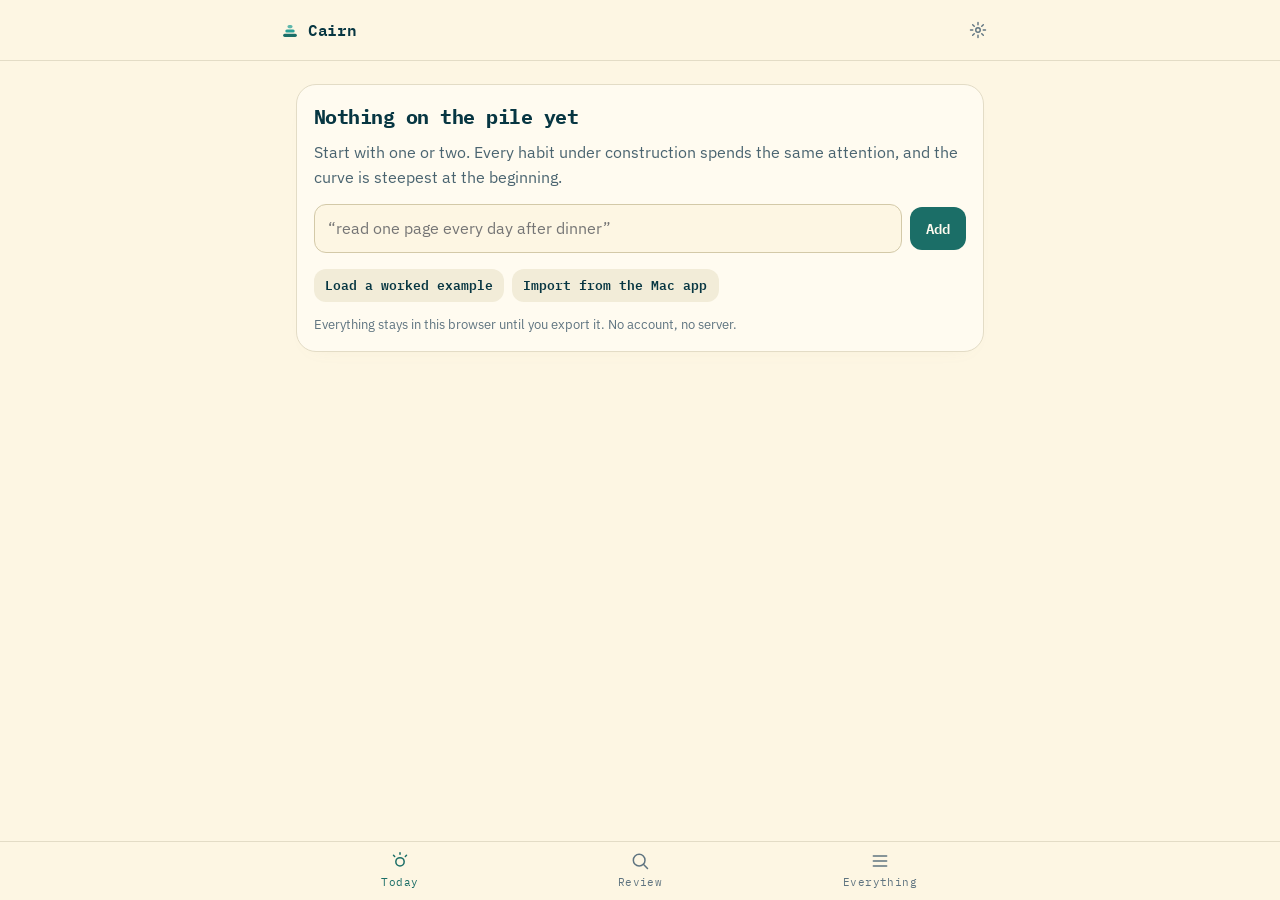
<file: cairn/app/index.html>
<!doctype html>
<html lang="en">
<head>
<meta charset="utf-8">
<meta name="viewport" content="width=device-width, initial-scale=1, viewport-fit=cover">
<title>Cairn</title>
<meta name="description" content="The record your AI secretary should have been keeping.">
<meta name="theme-color" content="#FDF6E3" media="(prefers-color-scheme: light)">
<meta name="theme-color" content="#002B36" media="(prefers-color-scheme: dark)">
<meta name="apple-mobile-web-app-capable" content="yes">
<meta name="apple-mobile-web-app-title" content="Cairn">
<link rel="manifest" href="manifest.webmanifest">
<link rel="icon" href="data:image/svg+xml,<svg xmlns='http://www.w3.org/2000/svg' viewBox='0 0 32 32'><rect width='32' height='32' rx='7' fill='%23FDF6E3'/><rect x='6' y='22' width='20' height='5' rx='2.5' fill='%231B6E67'/><rect x='9' y='15' width='14' height='5' rx='2.5' fill='%231F7A73'/><rect x='12' y='8' width='8' height='5' rx='2.5' fill='%232AA198'/></svg>">
<link rel="preconnect" href="https://fonts.googleapis.com">
<link rel="preconnect" href="https://fonts.gstatic.com" crossorigin>
<link rel="stylesheet" href="https://fonts.googleapis.com/css2?family=IBM+Plex+Mono:wght@400;500;600&family=IBM+Plex+Sans:wght@400;450;600&display=swap">
<link rel="stylesheet" href="style.css">
</head>
<body>

<header class="topbar">
  <div class="wrap topbar-in">
    <span class="brand">
      <svg width="20" height="20" viewBox="0 0 32 32" aria-hidden="true">
        <rect x="5" y="22" width="22" height="5" rx="2.5" fill="var(--cyan)"></rect>
        <rect x="8.5" y="15" width="15" height="5" rx="2.5" fill="var(--cyan-fill)"></rect>
        <rect x="12" y="8" width="8" height="5" rx="2.5" fill="var(--cyan-fill)" opacity=".75"></rect>
      </svg>
      Cairn
    </span>
    <button class="icon-btn" id="open-settings" aria-label="Settings and data">
      <svg width="18" height="18" viewBox="0 0 24 24" fill="none" stroke="currentColor" stroke-width="1.9" stroke-linecap="round">
        <circle cx="12" cy="12" r="3"></circle>
        <path d="M12 2v3M12 19v3M2 12h3M19 12h3M4.9 4.9l2.1 2.1M17 17l2.1 2.1M19.1 4.9L17 7M7 17l-2.1 2.1"></path>
      </svg>
    </button>
  </div>
</header>

<main class="wrap" id="view" role="main"></main>

<nav class="tabs" role="tablist" aria-label="Sections">
  <div class="tabs-in">
    <button class="tab" role="tab" data-tab="today" aria-selected="true">
      <svg width="20" height="20" viewBox="0 0 24 24" fill="none" stroke="currentColor" stroke-width="1.8" stroke-linecap="round">
        <circle cx="12" cy="13" r="5"></circle><path d="M12 2v2M4.2 5.2l1.4 1.4M19.8 5.2l-1.4 1.4"></path>
      </svg>
      Today
    </button>
    <button class="tab" role="tab" data-tab="review" aria-selected="false">
      <svg width="20" height="20" viewBox="0 0 24 24" fill="none" stroke="currentColor" stroke-width="1.8" stroke-linecap="round">
        <circle cx="11" cy="11" r="7"></circle><path d="M16 16l5 5"></path>
      </svg>
      Review
    </button>
    <button class="tab" role="tab" data-tab="manage" aria-selected="false">
      <svg width="20" height="20" viewBox="0 0 24 24" fill="none" stroke="currentColor" stroke-width="1.8" stroke-linecap="round">
        <path d="M4 6h16M4 12h16M4 18h16"></path>
      </svg>
      Everything
    </button>
  </div>
</nav>

<div id="sheet-host"></div>
<div id="toast-host"></div>

<script type="module" src="app.js"></script>
<script>
  if ("serviceWorker" in navigator) {
    window.addEventListener("load", () => {
      navigator.serviceWorker.register("sw.js").catch(() => {});
    });
  }
</script>
<script>
// Page analytics. Loads only once a real beacon token is set, so the site
// isn't shipping a dead script tag in the meantime.
(function () {
  var token = "REPLACE_WITH_CLOUDFLARE_TOKEN";
  if (token.indexOf("REPLACE_") === 0) return;
  var s = document.createElement("script");
  s.defer = true;
  s.src = "https://static.cloudflareinsights.com/beacon.min.js";
  s.setAttribute("data-cf-beacon", JSON.stringify({ token: token }));
  document.head.appendChild(s);
})();
</script>
</body>
</html>
</file>
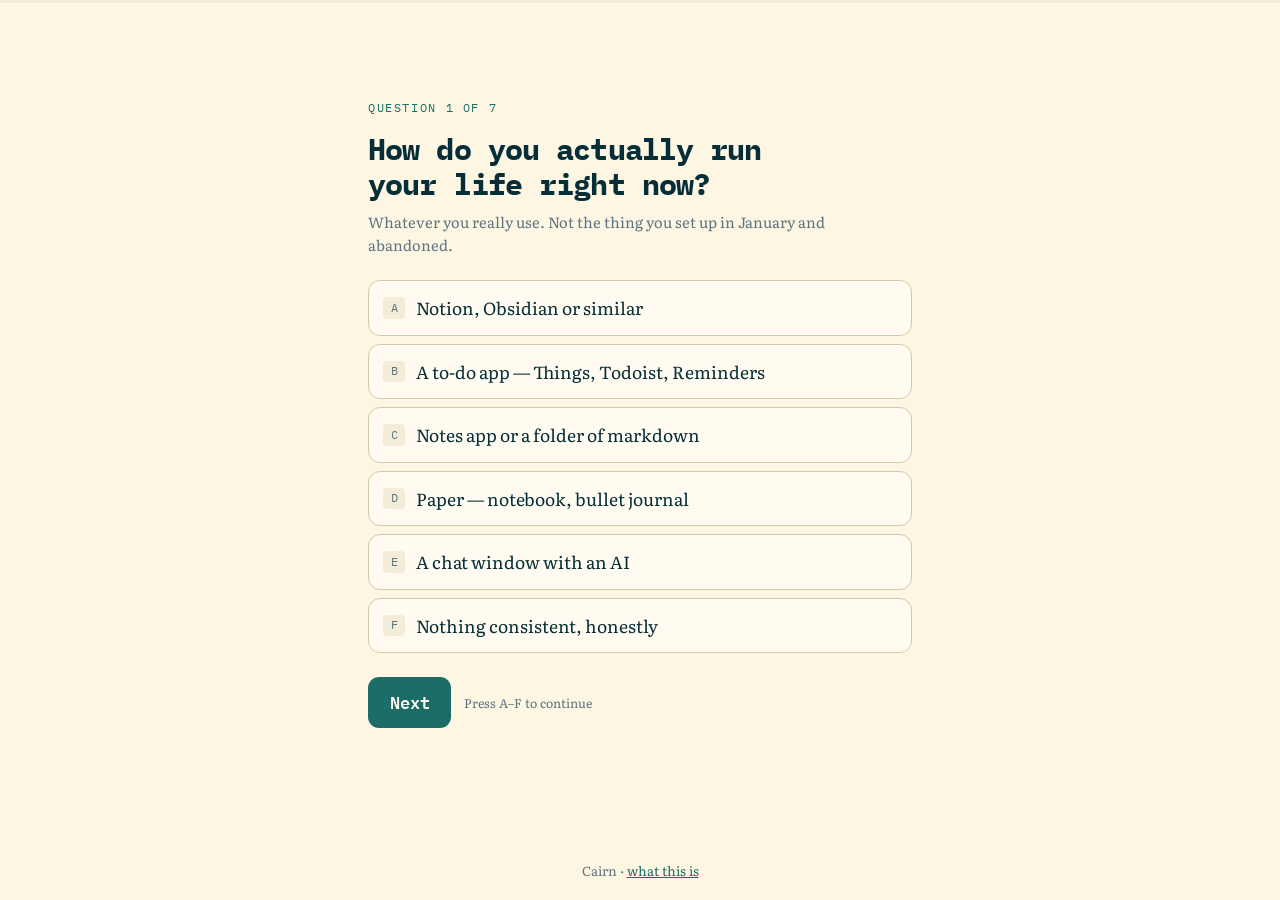
<file: cairn/survey/index.html>
<!doctype html>
<html lang="en">
<head>
<meta charset="utf-8">
<meta name="viewport" content="width=device-width, initial-scale=1">
<title>Cairn — six questions</title>
<meta name="description" content="Six questions about how you run your life, and what breaks when it stops working.">
<meta name="theme-color" content="#FDF6E3" media="(prefers-color-scheme: light)">
<meta name="theme-color" content="#002B36" media="(prefers-color-scheme: dark)">
<link rel="icon" href="data:image/svg+xml,<svg xmlns='http://www.w3.org/2000/svg' viewBox='0 0 32 32'><rect width='32' height='32' rx='7' fill='%23FDF6E3'/><rect x='6' y='22' width='20' height='5' rx='2.5' fill='%231B6E67'/><rect x='9' y='15' width='14' height='5' rx='2.5' fill='%231F7A73'/><rect x='12' y='8' width='8' height='5' rx='2.5' fill='%232AA198'/></svg>">
<link rel="preconnect" href="https://fonts.googleapis.com">
<link rel="preconnect" href="https://fonts.gstatic.com" crossorigin>
<link rel="stylesheet" href="https://fonts.googleapis.com/css2?family=IBM+Plex+Mono:wght@400;500;600&family=Literata:opsz,wght@7..72,400;7..72,500;7..72,600;7..72,700&display=swap">
<style>
  :root{
    --ground:#FDF6E3;--surface:#FFFBF0;--sunk:#F2ECD8;--rule:#E3DCC6;--rule-hi:#D3C9A8;
    --ink:#062E38;--body:#48626E;--muted:#5F7480;--accent:#1B6E67;--accent-fill:#2AA198;
    --orange:#B7431A;
  }
  @media (prefers-color-scheme:dark){:root:not([data-theme="light"]){
    --ground:#002B36;--surface:#073642;--sunk:#05303C;--rule:#0D4655;--rule-hi:#14586A;
    --ink:#EEE8D5;--body:#A3B1B1;--muted:#8A9A9C;--accent:#49C2B8;--accent-fill:#2AA198;
    --orange:#E8743C;}}
  :root[data-theme="dark"]{
    --ground:#002B36;--surface:#073642;--sunk:#05303C;--rule:#0D4655;--rule-hi:#14586A;
    --ink:#EEE8D5;--body:#A3B1B1;--muted:#8A9A9C;--accent:#49C2B8;--accent-fill:#2AA198;
    --orange:#E8743C;}

  *,*::before,*::after{box-sizing:border-box}
  body{margin:0;background:var(--ground);color:var(--body);
       font-family:Literata,Georgia,"Times New Roman",serif;font-size:1.09rem;line-height:1.6;
       font-optical-sizing:auto;
       min-height:100vh;display:flex;flex-direction:column;-webkit-font-smoothing:antialiased}
  .mono,h1,h2{font-family:"IBM Plex Mono",ui-monospace,Menlo,monospace}
  h1,h2{letter-spacing:-.018em}
  h1,h2{color:var(--ink);margin:0;letter-spacing:-.03em;text-wrap:balance}
  p{margin:0}
  button{font:inherit;cursor:pointer;border:0;background:none;color:inherit}
  :focus-visible{outline:2px solid var(--accent);outline-offset:3px;border-radius:6px}

  .bar{height:3px;background:var(--sunk);position:sticky;top:0;z-index:5}
  .bar i{display:block;height:100%;background:var(--accent-fill);width:0;transition:width .3s ease}
  @media (prefers-reduced-motion:reduce){.bar i{transition:none}}

  main{flex:1;display:flex;align-items:center;justify-content:center;padding:2rem 1.15rem 3rem}
  .card{width:100%;max-width:34rem}

  .step{font-family:"IBM Plex Mono",monospace;font-size:.72rem;letter-spacing:.14em;
        text-transform:uppercase;color:var(--accent);margin-bottom:.9rem}
  h2{font-size:clamp(1.35rem,4.2vw,1.85rem);line-height:1.18}
  .hint{margin-top:.55rem;font-size:.92rem;color:var(--muted)}

  .options{margin-top:1.4rem;display:grid;gap:.5rem}
  .opt{display:flex;align-items:center;gap:.7rem;width:100%;text-align:left;
       padding:.8rem .9rem;border-radius:12px;background:var(--surface);
       border:1px solid var(--rule-hi);color:var(--ink);min-height:52px}
  .opt:hover{border-color:var(--accent-fill)}
  .opt[aria-pressed="true"]{background:var(--accent);color:#FFFBF0;border-color:var(--accent)}
  .opt kbd{font-family:"IBM Plex Mono",monospace;font-size:.72rem;min-width:1.35rem;height:1.35rem;
           display:grid;place-items:center;border-radius:4px;background:var(--sunk);color:var(--muted)}
  .opt[aria-pressed="true"] kbd{background:rgba(255,255,255,.22);color:#FFFBF0}

  textarea,input[type=email]{width:100%;margin-top:1.3rem;padding:.85rem .9rem;border-radius:12px;
    border:1px solid var(--rule-hi);background:var(--surface);color:var(--ink);
    font:inherit;font-family:Literata,Georgia,serif;resize:vertical}
  textarea{min-height:6.5rem}
  input[type=text]{width:100%;margin-top:1.3rem;padding:.85rem .9rem;border-radius:12px;
    border:1px solid var(--rule-hi);background:var(--surface);color:var(--ink);
    font:inherit;font-family:Literata,Georgia,serif}

  .actions{display:flex;align-items:center;gap:.8rem;margin-top:1.5rem;flex-wrap:wrap}
  .next{font-family:"IBM Plex Mono",monospace;font-weight:600;padding:.72rem 1.35rem;
        border-radius:11px;background:var(--accent);color:#FFFBF0}
  .next:disabled{opacity:.45;cursor:default}
  .back{color:var(--muted);font-size:.9rem}
  .kbdhint{font-size:.78rem;color:var(--muted)}

  .done h2{margin-bottom:.7rem}
  .done p{margin-bottom:.8rem}
  a{color:var(--accent)}
  footer{padding:1.2rem;text-align:center;font-size:.82rem;color:var(--muted)}
</style>
</head>
<body>

<div class="bar"><i id="bar"></i></div>

<main>
  <div class="card" id="card"></div>
</main>

<footer>Cairn · <a href="../">what this is</a></footer>

<script>
// Point this at a form endpoint (Formspree, Basin, Netlify) and answers post
// straight there. Left empty, the last step offers a copyable summary and an
// email fallback, so the survey is never a dead end.
const FORM_ENDPOINT = "https://formspree.io/f/mbgjzrdd";


const QUESTIONS = [
  {
    id: "system",
    title: "How do you actually run your life right now?",
    hint: "Whatever you really use. Not the thing you set up in January and abandoned.",
    type: "choice",
    options: [
      "Notion, Obsidian or similar",
      "A to-do app — Things, Todoist, Reminders",
      "Notes app or a folder of markdown",
      "Paper — notebook, bullet journal",
      "A chat window with an AI",
      "Nothing consistent, honestly",
    ],
  },
  {
    id: "ai_usage",
    title: "Do you use ChatGPT or Claude to plan your week or keep track of stuff?",
    hint: "This is the one I most want an honest answer to. I do it constantly.",
    type: "choice",
    options: [
      "Yes, all the time — it's part of how I work",
      "Sometimes, when things pile up",
      "Tried it, stopped",
      "No, never occurred to me",
    ],
  },
  {
    id: "decay",
    title: "When your setup stops working, what goes first?",
    hint: "Mine never collapses all at once. It just quietly rots in one specific place.",
    type: "choice",
    options: [
      "I stop opening it at all",
      "I keep capturing but stop reviewing",
      "It fills with stale things I'll never do",
      "It works fine, I just stop doing what it says",
      "It doesn't. Mine holds up",
    ],
  },
  {
    id: "story",
    title: "What's the last system you built for yourself that stopped working?",
    hint: "Optional, but honestly this is the most useful box on the page. One line is plenty.",
    type: "text",
    placeholder: "built a whole Notion dashboard in January, stopped opening it by February…",
    optional: true,
  },
  {
    // Deliberately not "would you pay $X" — naming a number anchors people and
    // you get your own guess back. Asking for the fair price and the walk-away
    // price separately gives a usable range per person (Van Westendorp).
    id: "fair_price",
    title: "What would feel like a fair price for this, per month?",
    hint: "Any currency, whatever you think in. \u201cNothing\u201d is a real answer and I\u2019d rather have it than a polite number.",
    type: "short",
    placeholder: "e.g. \u20b9200, $5, nothing",
  },
  {
    id: "too_expensive",
    title: "And at what price would you just not bother?",
    hint: "The point where it stops being worth it, even if you liked it. Optional.",
    type: "short",
    placeholder: "e.g. \u20b9600, $15",
    optional: true,
  },
  {
    id: "email",
    title: "Want to know when there's something worth trying?",
    hint: "Optional. One email, when there's a real thing. No launch sequence, I promise.",
    type: "email",
    placeholder: "you@email.com",
    optional: true,
  },
];

const answers = {};
let index = 0;
const card = document.getElementById("card");
const bar = document.getElementById("bar");

const esc = (s) => String(s ?? "").replace(/[&<>"']/g, (c) =>
  ({ "&": "&amp;", "<": "&lt;", ">": "&gt;", '"': "&quot;", "'": "&#39;" }[c]));

function draw() {
  bar.style.width = `${(index / QUESTIONS.length) * 100}%`;
  const q = QUESTIONS[index];

  let field = "";
  if (q.type === "choice") {
    field = `<div class="options" role="group">${q.options.map((opt, i) => `
      <button class="opt" data-value="${esc(opt)}" aria-pressed="${answers[q.id] === opt}">
        <kbd>${String.fromCharCode(65 + i)}</kbd><span>${esc(opt)}</span>
      </button>`).join("")}</div>`;
  } else if (q.type === "text") {
    field = `<textarea id="input" placeholder="${esc(q.placeholder || "")}">${esc(answers[q.id] || "")}</textarea>`;
  } else if (q.type === "short") {
    field = `<input type="text" id="input" inputmode="text" autocomplete="off"
              placeholder="${esc(q.placeholder || "")}" value="${esc(answers[q.id] || "")}">`;
  } else {
    field = `<input type="email" id="input" placeholder="${esc(q.placeholder || "")}" value="${esc(answers[q.id] || "")}">`;
  }

  card.innerHTML = `
    <p class="step">Question ${index + 1} of ${QUESTIONS.length}</p>
    <h2>${esc(q.title)}</h2>
    ${q.hint ? `<p class="hint">${esc(q.hint)}</p>` : ""}
    ${field}
    <div class="actions">
      <button class="next" id="next">${index === QUESTIONS.length - 1 ? "Send" : "Next"}</button>
      ${index > 0 ? `<button class="back" id="back">Back</button>` : ""}
      <span class="kbdhint">${q.type === "choice" ? "Press A–" + String.fromCharCode(64 + q.options.length) : "⌘/Ctrl + Enter"} to continue</span>
    </div>`;

  card.querySelectorAll(".opt").forEach((button) => {
    button.addEventListener("click", () => {
      answers[q.id] = button.dataset.value;
      card.querySelectorAll(".opt").forEach((o) => o.setAttribute("aria-pressed", "false"));
      button.setAttribute("aria-pressed", "true");
      setTimeout(advance, 160);
    });
  });

  const input = document.getElementById("input");
  if (input) {
    input.focus();
    input.addEventListener("input", () => { answers[q.id] = input.value; });
    input.addEventListener("keydown", (event) => {
      if (event.key === "Enter" && (event.metaKey || event.ctrlKey)) advance();
      if (event.key === "Enter" && (q.type === "email" || q.type === "short")) { event.preventDefault(); advance(); }
    });
  }

  document.getElementById("next").addEventListener("click", advance);
  document.getElementById("back")?.addEventListener("click", () => { index -= 1; draw(); });
}

function advance() {
  const q = QUESTIONS[index];
  if (!q.optional && !answers[q.id]) {
    document.getElementById("next").animate(
      [{ transform: "translateX(0)" }, { transform: "translateX(-5px)" },
       { transform: "translateX(5px)" }, { transform: "translateX(0)" }],
      { duration: 220 });
    return;
  }
  if (index < QUESTIONS.length - 1) { index += 1; draw(); return; }
  submit();
}

async function submit() {
  bar.style.width = "100%";
  const summary = QUESTIONS.map((q) => `${q.title}\n→ ${answers[q.id] || "(skipped)"}`).join("\n\n");

  const finish = (message, extra = "") => {
    card.innerHTML = `<div class="done">
      <p class="step">Done</p>
      <h2>Thank you, really.</h2>
      <p>${message}</p>
      ${extra}
      <div class="actions">
        <a class="next" href="../app/" style="text-decoration:none">Try the app →</a>
        <a class="back" href="../">Back to the page</a>
      </div></div>`;
  };


  try {
    const body = new FormData();
    Object.entries(answers).forEach(([key, value]) => body.append(key, value));
    body.append("_subject", "Cairn survey response");
    const response = await fetch(FORM_ENDPOINT, { method: "POST", headers: { Accept: "application/json" }, body });
    if (!response.ok) throw new Error(String(response.status));
    finish("That's exactly what I needed. If you left an email I'll write once, when there's something real to try.");
  } catch {
    finish("That didn't send, and that's my fault not yours.",
      `<p><a href="${mailto}">Send it by email instead</a> and I'll add it by hand.</p>`);
  }
}

document.addEventListener("keydown", (event) => {
  const q = QUESTIONS[index];
  if (!q || q.type !== "choice") return;
  if (event.metaKey || event.ctrlKey || event.altKey) return;
  const position = event.key.toUpperCase().charCodeAt(0) - 65;
  if (position >= 0 && position < q.options.length) {
    const button = card.querySelectorAll(".opt")[position];
    button?.click();
  }
});

draw();
</script>
<script>
// Page analytics. Loads only once a real beacon token is set, so the site
// isn't shipping a dead script tag in the meantime.
(function () {
  var token = "REPLACE_WITH_CLOUDFLARE_TOKEN";
  if (token.indexOf("REPLACE_") === 0) return;
  var s = document.createElement("script");
  s.defer = true;
  s.src = "https://static.cloudflareinsights.com/beacon.min.js";
  s.setAttribute("data-cf-beacon", JSON.stringify({ token: token }));
  document.head.appendChild(s);
})();
</script>
</body>
</html>
</file>
<file: cairn/app/style.css>
/* Cairn — app styles.
 * Same derived Solarized tokens as the Mac app: the inks sit at 7:1 and the
 * accents at 4.5:1 as text, so nothing here is a colour anyone picked by eye.
 */

:root {
  --ground:#FDF6E3; --surface:#FFFBF0; --sunk:#F2ECD8;
  --rule:#E3DCC6; --rule-hi:#D3C9A8; --empty:#E7DFC6;
  --ink:#073642; --body:#4A6470; --muted:#5F7480; --faint:#DDD5BC;
  --shadow:rgba(158,147,119,.18);

  --cyan:#1B6E67;    --cyan-fill:#2AA198;
  --blue:#1F6A9E;    --blue-fill:#268BD2;
  --violet:#565AA8;  --violet-fill:#6C71C4;
  --magenta:#A32763; --magenta-fill:#D33682;
  --green:#5F6E00;   --green-fill:#859900;
  --yellow:#7C5E00;  --yellow-fill:#B58900;
  --orange:#B7431A;  --orange-fill:#CB4B16;
  --red:#B32724;     --red-fill:#DC322F;

  --r-chip:8px; --r-ctl:12px; --r-tile:16px; --r-card:20px;
  --hit:44px;
}

@media (prefers-color-scheme: dark) {
  :root:not([data-theme="light"]) {
    --ground:#002B36; --surface:#073642; --sunk:#05303C;
    --rule:#0D4655; --rule-hi:#14586A; --empty:#0A404E;
    --ink:#EEE8D5; --body:#A3B1B1; --muted:#8A9A9C; --faint:#0F5063;
    --shadow:rgba(0,0,0,.36);
    --cyan:#49C2B8; --blue:#54AEE8; --violet:#8E92DC; --magenta:#E964A6;
    --green:#A6BC1F; --yellow:#D9AF2B; --orange:#E8743C; --red:#EF5B58;
  }
}
:root[data-theme="dark"] {
  --ground:#002B36; --surface:#073642; --sunk:#05303C;
  --rule:#0D4655; --rule-hi:#14586A; --empty:#0A404E;
  --ink:#EEE8D5; --body:#A3B1B1; --muted:#8A9A9C; --faint:#0F5063;
  --shadow:rgba(0,0,0,.36);
  --cyan:#49C2B8; --blue:#54AEE8; --violet:#8E92DC; --magenta:#E964A6;
  --green:#A6BC1F; --yellow:#D9AF2B; --orange:#E8743C; --red:#EF5B58;
}

*,*::before,*::after{box-sizing:border-box}

body{
  margin:0;background:var(--ground);color:var(--body);
  font-family:"IBM Plex Sans",system-ui,-apple-system,"Segoe UI",sans-serif;
  font-size:16px;line-height:1.55;-webkit-font-smoothing:antialiased;
  padding-bottom:5.5rem;
}
.mono,h1,h2,h3,.num{font-family:"IBM Plex Mono",ui-monospace,Menlo,monospace}
h1,h2,h3{color:var(--ink);margin:0;letter-spacing:-.025em;text-wrap:balance}
p{margin:0}
button,input,select,textarea{font:inherit;color:inherit}
button{cursor:pointer;background:none;border:0;padding:0}
:focus-visible{outline:2px solid var(--cyan);outline-offset:2px;border-radius:4px}
.num{font-variant-numeric:tabular-nums}

.wrap{max-width:720px;margin:0 auto;padding:0 1rem}
.hidden{display:none !important}

/* ---------------- top bar ---------------- */
.topbar{
  position:sticky;top:0;z-index:20;background:var(--ground);
  border-bottom:1px solid var(--rule)}
.topbar-in{display:flex;align-items:center;justify-content:space-between;gap:.75rem;padding:.7rem 0}
.brand{display:flex;align-items:center;gap:.5rem;font-family:"IBM Plex Mono",monospace;
       font-weight:600;color:var(--ink);letter-spacing:-.02em}
.icon-btn{width:var(--hit);height:38px;display:grid;place-items:center;color:var(--muted);border-radius:var(--r-chip)}
.icon-btn:hover{color:var(--ink);background:var(--sunk)}

/* ---------------- cards ---------------- */
.card{background:var(--surface);border:1px solid var(--rule);border-radius:var(--r-card);
      padding:1rem 1.05rem;box-shadow:0 8px 22px -18px var(--shadow)}
.card + .card{margin-top:.85rem}
.section-label{font-family:"IBM Plex Mono",monospace;font-size:.7rem;font-weight:600;
               letter-spacing:.12em;text-transform:uppercase;color:var(--muted)}
.row-between{display:flex;align-items:center;justify-content:space-between;gap:.75rem}

/* ---------------- brief ---------------- */
.brief-head{padding:1.4rem 0 .5rem}
.greet{font-size:1.55rem;font-weight:600;line-height:1.1}
.date{font-size:.9rem;color:var(--muted);margin-top:.2rem}
.lead{margin-top:.7rem;color:var(--ink);font-size:1.02rem;line-height:1.45}
.ring-row{display:flex;align-items:center;gap:1rem;margin-top:1rem}
.ring{flex:0 0 auto}
.ring text{font-family:"IBM Plex Mono",monospace;font-variant-numeric:tabular-nums}

.banner{border-left:3px solid var(--green);padding:.6rem 0 .6rem .9rem;margin-top:.9rem;
        font-size:.95rem;color:var(--ink)}

/* ---------------- habit rows ---------------- */
.hrow{display:flex;gap:.8rem;align-items:flex-start;padding:.55rem 0}
.hrow + .hrow{border-top:1px solid var(--rule)}
.tick{
  flex:0 0 auto;width:var(--hit);height:var(--hit);display:grid;place-items:center;
  margin:-.35rem 0 0 -.35rem;border-radius:50%}
.tick svg{display:block}
.hmain{flex:1;min-width:0}
.hname{display:flex;align-items:center;gap:.4rem;color:var(--ink);font-weight:600;font-size:1rem}
.hname .ic{font-size:.95rem;line-height:1}
.hname.done{color:var(--muted);text-decoration:line-through;text-decoration-color:var(--faint)}
.hsub{font-size:.85rem;color:var(--muted);margin-top:.1rem;
      overflow:hidden;text-overflow:ellipsis;white-space:nowrap}
.hmeta{display:flex;align-items:center;gap:.5rem;margin-top:.35rem}
.trail{display:flex;gap:2px}
.trail i{width:5px;height:12px;border-radius:2px;background:var(--empty);display:block}
.hright{flex:0 0 auto;text-align:right;min-width:3rem}
.streak{font-size:1.05rem;font-weight:600;line-height:1.1}
.streak-u{font-size:.68rem;color:var(--muted);text-transform:uppercase;letter-spacing:.06em}

/* draggable count track — 44pt hit region even though the bar is 12px */
.track{margin-top:.4rem;height:var(--hit);display:flex;align-items:center;cursor:ew-resize;
       touch-action:none;user-select:none;margin-bottom:-.6rem}
.track-in{display:flex;gap:3px;width:100%;height:12px}
.track-in b{flex:1;background:var(--empty);border-radius:3px;display:block}

.pill{display:inline-flex;align-items:center;gap:.25rem;font-size:.72rem;padding:.15rem .45rem;
      border-radius:999px;background:var(--sunk);color:var(--muted);white-space:nowrap}

/* ---------------- tasks ---------------- */
.trow{display:flex;gap:.7rem;align-items:flex-start;padding:.4rem 0}
.trow + .trow{border-top:1px solid var(--rule)}
.tbox{flex:0 0 auto;width:var(--hit);height:var(--hit);display:grid;place-items:center;
      margin:-.5rem 0 -.5rem -.5rem}
.tbox span{width:17px;height:17px;border-radius:50%;border:2px solid var(--rule-hi);display:block}
.tbox span.on{background:var(--cyan);border-color:var(--cyan)}
.ttitle{flex:1;color:var(--ink);font-size:.96rem;min-width:0}
.ttitle.done{color:var(--muted);text-decoration:line-through}
.tdue{flex:0 0 auto;font-size:.75rem;color:var(--muted);font-family:"IBM Plex Mono",monospace}
.tdue.late{color:var(--orange)}

/* ---------------- capture ---------------- */
.capture{display:flex;gap:.5rem;align-items:center;margin-top:.6rem}
.capture input{flex:1;min-width:0;padding:.7rem .8rem;border-radius:var(--r-ctl);
               border:1px solid var(--rule-hi);background:var(--ground);color:var(--ink)}
.btn{font-family:"IBM Plex Mono",monospace;font-weight:600;font-size:.88rem;
     padding:.68rem 1rem;border-radius:var(--r-ctl);background:var(--cyan);color:#FFFBF0;
     white-space:nowrap}
.btn.ghost{background:var(--sunk);color:var(--ink)}
.btn.small{padding:.42rem .7rem;font-size:.8rem}
.btn:disabled{opacity:.5;cursor:default}
.parse{margin-top:.55rem;font-size:.85rem;color:var(--muted);
       background:var(--sunk);border-radius:var(--r-ctl);padding:.55rem .7rem}
.parse b{color:var(--ink)}

/* ---------------- proposals ---------------- */
.prop{border-left:3px solid var(--orange);padding:.15rem 0 .15rem .9rem;margin-top:1rem}
.prop:first-of-type{margin-top:.4rem}
.prop h3{font-size:.98rem;font-weight:600;margin-bottom:.25rem}
.prop p{font-size:.92rem}
.prop .why{margin-top:.35rem;font-size:.79rem;color:var(--muted);font-style:italic}

/* ---------------- scale (SRBAI) ---------------- */
.scale{display:flex;gap:.35rem;margin-top:.6rem}
.scale button{flex:1;height:var(--hit);border-radius:var(--r-ctl);background:var(--sunk);
              color:var(--ink);font-family:"IBM Plex Mono",monospace;font-weight:600}
.scale button[aria-pressed="true"]{background:var(--cyan);color:#FFFBF0}
.scale-ends{display:flex;justify-content:space-between;font-size:.72rem;color:var(--muted);margin-top:.3rem}

/* ---------------- heat ---------------- */
.heat{display:flex;gap:2.5px;overflow-x:auto;padding-bottom:.2rem}
.heat .col{display:flex;flex-direction:column;gap:2.5px}
.heat i{width:10px;height:10px;border-radius:3px;background:var(--empty);display:block}

/* ---------------- tabs ---------------- */
.tabs{position:fixed;bottom:0;left:0;right:0;z-index:30;background:var(--ground);
      border-top:1px solid var(--rule);padding-bottom:env(safe-area-inset-bottom)}
.tabs-in{display:flex;max-width:720px;margin:0 auto}
.tab{flex:1;padding:.55rem .2rem .6rem;display:flex;flex-direction:column;align-items:center;gap:.15rem;
     color:var(--muted);font-size:.68rem;font-family:"IBM Plex Mono",monospace;letter-spacing:.04em}
.tab[aria-selected="true"]{color:var(--cyan)}
.tab svg{display:block}

/* ---------------- sheet ---------------- */
.sheet-bg{position:fixed;inset:0;background:rgba(0,0,0,.32);z-index:40;
          display:grid;place-items:end center;padding:0}
.sheet{background:var(--ground);width:100%;max-width:720px;max-height:88vh;overflow-y:auto;
       border-radius:var(--r-card) var(--r-card) 0 0;padding:1.1rem 1rem 2rem;
       border:1px solid var(--rule)}
@media (min-width:700px){
  .sheet-bg{place-items:center}
  .sheet{border-radius:var(--r-card);max-height:82vh}
}
.sheet h2{font-size:1.15rem;margin-bottom:.15rem}
.field{margin-top:.9rem}
.field label{display:block;font-size:.78rem;color:var(--muted);margin-bottom:.25rem}
.field input,.field textarea,.field select{
  width:100%;padding:.6rem .7rem;border-radius:var(--r-ctl);
  border:1px solid var(--rule-hi);background:var(--surface);color:var(--ink)}
.field .hint{font-size:.78rem;color:var(--muted);margin-top:.3rem;line-height:1.45}
.chips{display:flex;flex-wrap:wrap;gap:.35rem;margin-top:.3rem}
.chips button{padding:.4rem .6rem;border-radius:var(--r-chip);background:var(--sunk);
              color:var(--ink);font-size:.85rem;min-height:36px}
.chips button[aria-pressed="true"]{background:var(--cyan);color:#FFFBF0}
.swatches{display:flex;gap:.4rem;flex-wrap:wrap;margin-top:.3rem}
.swatches button{width:28px;height:28px;border-radius:50%}
.swatches button[aria-pressed="true"]{box-shadow:0 0 0 2px var(--ground),0 0 0 4px var(--ink)}
.sheet-actions{display:flex;gap:.5rem;margin-top:1.2rem}
.sheet-actions .btn{flex:1;text-align:center}

.empty{text-align:center;padding:1.6rem 1rem;color:var(--muted);font-size:.95rem}
.note{font-size:.82rem;color:var(--muted);line-height:1.5}
.toast{position:fixed;left:50%;bottom:5.2rem;transform:translateX(-50%);z-index:50;
       background:var(--ink);color:var(--ground);padding:.6rem .9rem;border-radius:999px;
       font-size:.87rem;box-shadow:0 8px 24px -12px rgba(0,0,0,.5);max-width:90vw}

@media (prefers-reduced-motion:no-preference){
  .tick svg circle,.tick svg path{transition:all .18s ease}
  .track-in b{transition:background .12s ease}
}
</file>
